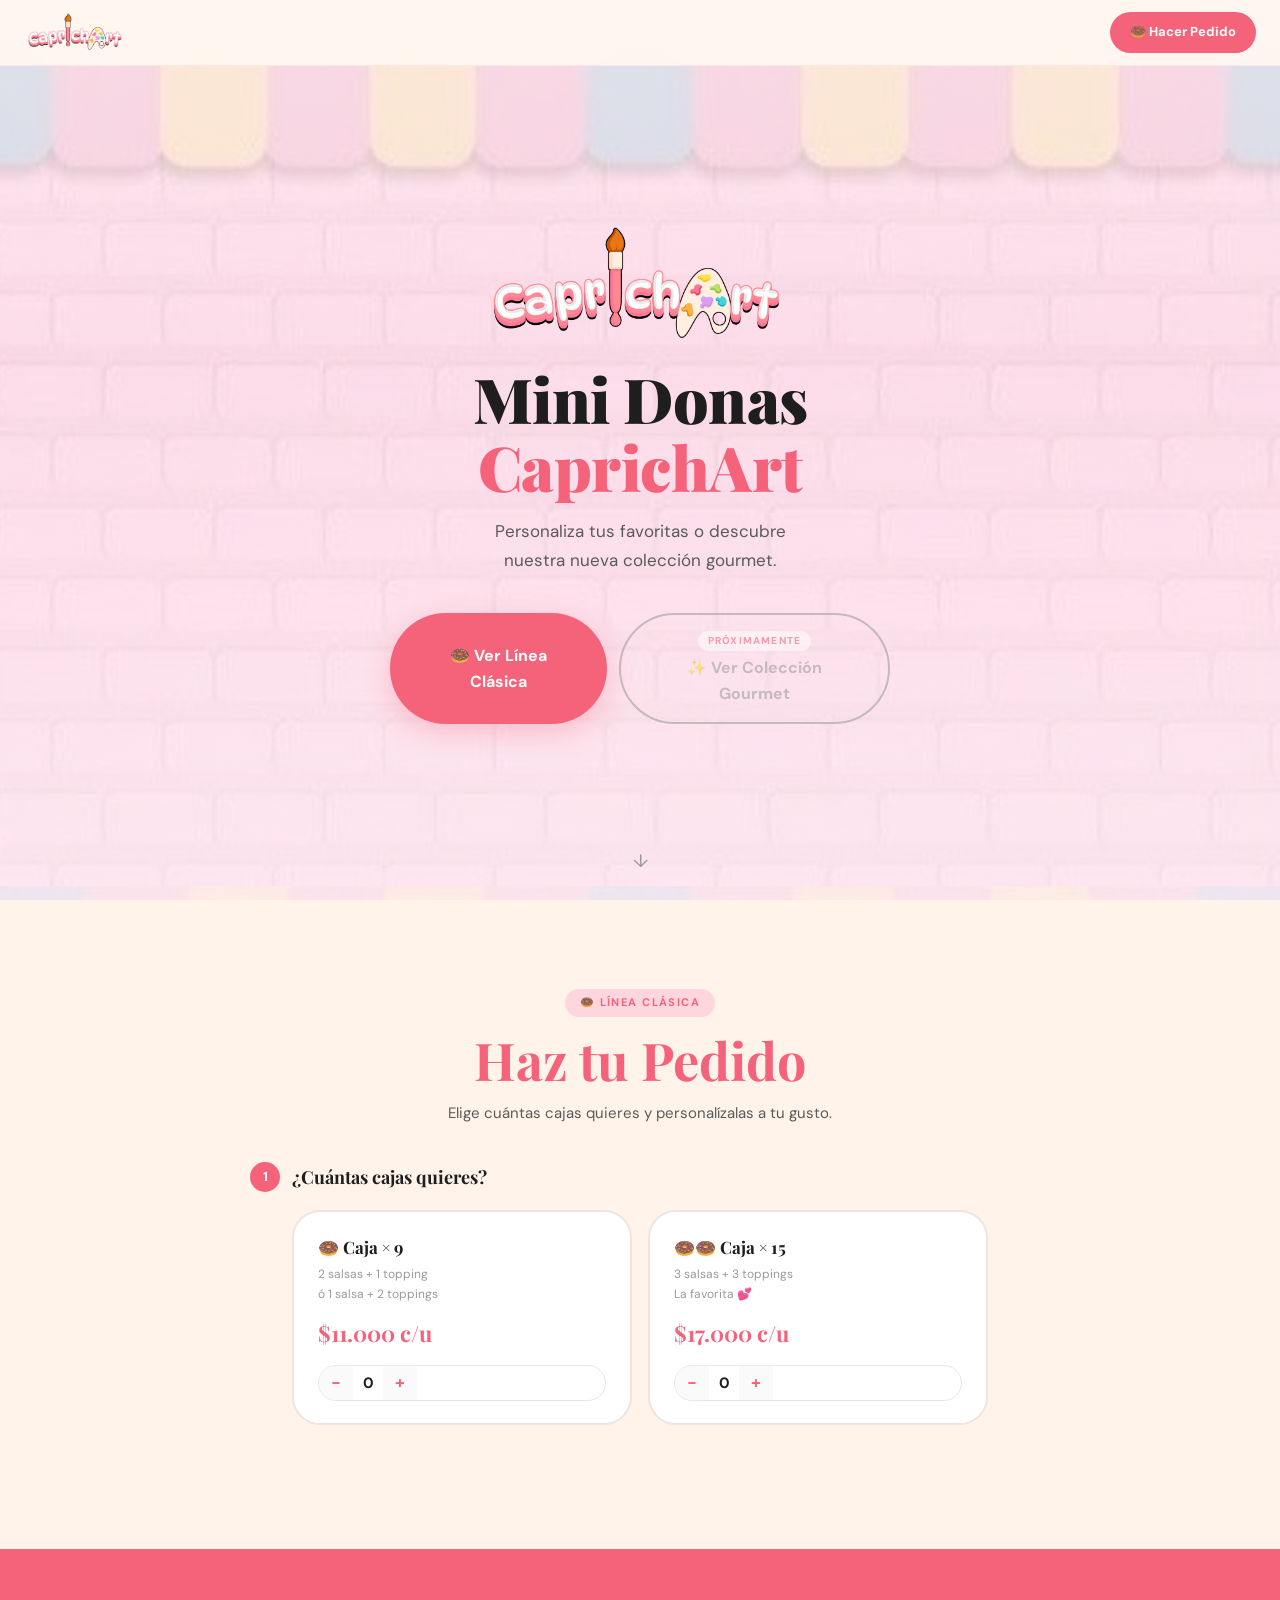
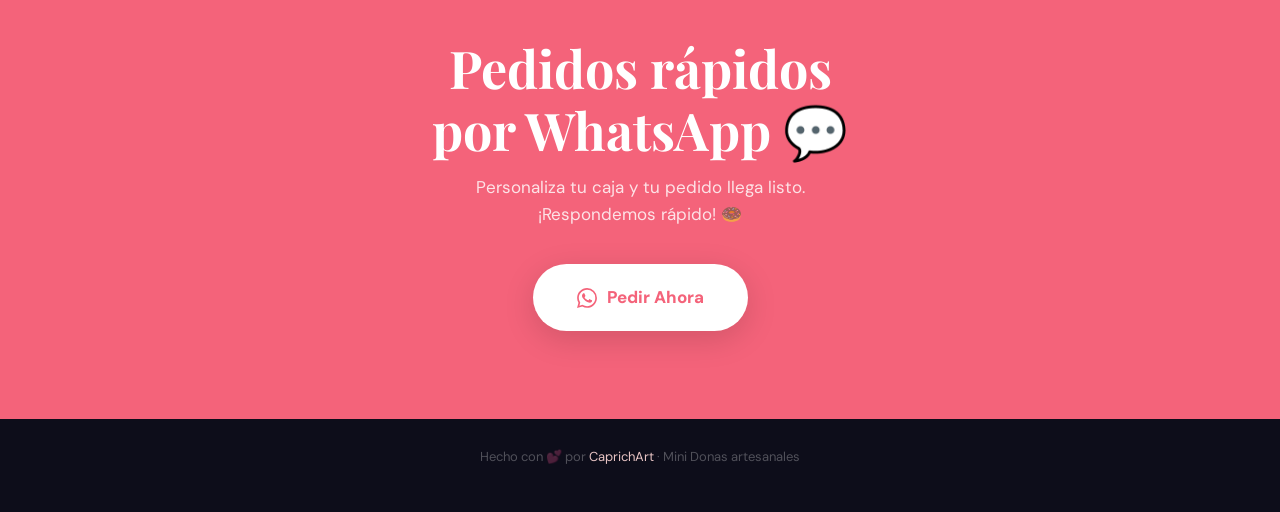
<file: index.html>
<!DOCTYPE html>
<html lang="es">
<head>
  <meta charset="UTF-8"/>
  <meta name="viewport" content="width=device-width, initial-scale=1.0"/>
  <meta name="description" content="Mini Donas artesanales personalizables. Línea Clásica y Colección Gourmet. Pedidos por WhatsApp."/>
  <title>CaprichArt – Mini Donas</title>
  <link rel="stylesheet" href="https://cdn.jsdelivr.net/npm/bootstrap@5.3.3/dist/css/bootstrap.min.css"/>
  <!-- CSS -->
  <link rel="stylesheet" href="css/tokens.css"/>
  <link rel="stylesheet" href="css/global.css"/>
  <link rel="stylesheet" href="css/components.css"/>
</head>
<body>

  <!-- ══════════════════════════════════════
       NAV
  ══════════════════════════════════════ -->
  <nav class="nav" id="nav">
    <img src="logo.png" alt="CaprichArt" class="nav__logo"/>
    <button class="nav__cta" onclick="document.getElementById('clasica').scrollIntoView({behavior:'smooth'})">🍩 Hacer Pedido</button>
  </nav>


  <!-- ══════════════════════════════════════
       HERO
  ══════════════════════════════════════ -->
  <section class="hero">
    <div class="hero__bg" aria-hidden="true">
      <img src="assets/hero-bg.jpeg" alt=""/>
      <img src="assets/hero-bg.jpeg" alt=""/>
    </div>

    <div class="hero__content">
      <img src="logo.png" alt="CaprichArt" class="hero__logo fade-up"/>

      <h1 class="hero__title fade-up">
        Mini Donas<br/><span>CaprichArt</span>
      </h1>

      <p class="hero__sub fade-up">
        Personaliza tus favoritas o descubre<br/>nuestra nueva colección gourmet.
      </p>

      <div class="hero__btns fade-up">
        <button class="btn-hero-clasica" onclick="document.getElementById('clasica').scrollIntoView({behavior:'smooth'})">🍩 Ver Línea Clásica</button>
        <button class="btn-hero-gourmet" disabled>
          <span class="btn-pronto">Próximamente</span>
          ✨ Ver Colección Gourmet
        </button>
      </div>
    </div>

    <span class="hero__scroll" aria-hidden="true">↓</span>
  </section>


  <!-- ══════════════════════════════════════
       LÍNEA CLÁSICA — NUEVO FLUJO
  ══════════════════════════════════════ -->
  <section class="section-clasica" id="clasica">
    <span class="section-eyebrow fade-up">🍩 Línea Clásica</span>
    <h2 class="section-title fade-up">Haz tu Pedido</h2>
    <p class="section-desc fade-up">Elige cuántas cajas quieres y personalízalas a tu gusto.</p>

    <!-- PASO 1: Cantidad -->
    <div class="paso-wrap fade-up" id="paso1-wrap">
      <div class="paso-header">
        <span class="paso-numero">1</span>
        <span class="paso-titulo">¿Cuántas cajas quieres?</span>
      </div>
      <div class="cajas-selector">
        <div class="caja-card">
          <div class="caja-card__nombre">🍩 Caja × 9</div>
          <div class="caja-card__detalle">2 salsas + 1 topping<br/>ó 1 salsa + 2 toppings</div>
          <div class="caja-card__precio">$11.000 c/u</div>
          <div class="counter">
            <button class="counter__btn" onclick="cambiarCajas('c9',-1)">−</button>
            <span class="counter__val" id="qty-c9">0</span>
            <button class="counter__btn" onclick="cambiarCajas('c9',1)">+</button>
          </div>
        </div>
        <div class="caja-card">
          <div class="caja-card__nombre">🍩🍩 Caja × 15</div>
          <div class="caja-card__detalle">3 salsas + 3 toppings<br/>La favorita 💕</div>
          <div class="caja-card__precio">$17.000 c/u</div>
          <div class="counter">
            <button class="counter__btn" onclick="cambiarCajas('c15',-1)">−</button>
            <span class="counter__val" id="qty-c15">0</span>
            <button class="counter__btn" onclick="cambiarCajas('c15',1)">+</button>
          </div>
        </div>
      </div>
      <div class="resumen-cantidad" id="resumen-cantidad"></div>
    </div>

    <!-- PASO 2: Modo -->
    <div class="paso-wrap fade-up" id="paso2-wrap" style="display:none">
      <div class="paso-header">
        <span class="paso-numero">2</span>
        <span class="paso-titulo">¿Cómo quieres configurar tus cajas?</span>
      </div>
      <div class="modo-chips" style="justify-content:center">
        <div style="display:flex;flex-direction:column;align-items:center;gap:4px">
          <button class="modo-chip" id="modo-iguales" onclick="elegirModoGlobal('iguales')">🔁 Todas iguales</button>
          <span id="modo-iguales-nota" style="display:none;font-size:11px;color:#e53935;text-align:center">⚠️ No disponible al mezclar tipos de caja</span>
        </div>
        <button class="modo-chip" id="modo-personalizado" onclick="elegirModoGlobal('personalizado')">🎨 Personalizar cada caja</button>
      </div>
    </div>

    <!-- PASO 3: Configuradores -->
    <div class="paso-wrap fade-up" id="paso3-wrap" style="display:none">
      <div class="paso-header">
        <span class="paso-numero">3</span>
        <span class="paso-titulo">Personaliza tus donas</span>
      </div>
      <div id="configuradores-wrap"></div>
      <button class="btn-confirmar" onclick="confirmarConfigs()">✅ Confirmar configuración</button>
    </div>

    <!-- PASO 4: Pago -->
    <div class="paso-wrap fade-up" id="paso4-wrap" style="display:none">
      <div class="paso-header">
        <span class="paso-numero">4</span>
        <span class="paso-titulo">¿Cómo vas a pagar?</span>
      </div>
      <div class="pago-chips">
        <button class="pago-chip" onclick="elegirPago('Efectivo',this)">💵 Efectivo</button>
        <button class="pago-chip" onclick="elegirPago('Transferencia',this)">📲 Transferencia</button>
      </div>
    </div>

    <!-- PASO 5: Entrega -->
    <div class="paso-wrap fade-up" id="paso5-wrap" style="display:none">
      <div class="paso-header">
        <span class="paso-numero">5</span>
        <span class="paso-titulo">¿Cómo quieres recibirlas?</span>
      </div>
      <div class="entrega-chips">
        <button class="entrega-chip" onclick="elegirEntrega('domicilio',this)">
          <span class="entrega-chip__icon">🛵</span>Domicilio
        </button>
        <button class="entrega-chip" onclick="elegirEntrega('recoge',this)">
          <span class="entrega-chip__icon">📍</span>Recojo en punto
        </button>
      </div>
    </div>

    <!-- PASO 6: Datos domicilio -->
    <div class="paso-wrap fade-up" id="paso6-wrap" style="display:none">
      <div class="paso-header">
        <span class="paso-numero">6</span>
        <span class="paso-titulo">Datos de entrega</span>
      </div>
      <div class="domicilio-form">
        <input class="input-field" id="input-direccion" type="text" placeholder="📌 Dirección (ej: Calle 5 #10-20)"/>
        <input class="input-field" id="input-barrio"    type="text" placeholder="🏘️ Barrio"/>
        <input class="input-field" id="input-nombre"    type="text" placeholder="👤 Nombre de quien recibe"/>
        <div class="error-msg" id="paso6-err"></div>
        <button class="btn-confirmar" onclick="confirmarDomicilio()">✅ Confirmar datos</button>
      </div>
    </div>

    <!-- RESUMEN FINAL -->
    <div class="paso-wrap" id="resumen-final-wrap" style="display:none"></div>

  </section>


  <!-- ══════════════════════════════════════
       DIVISOR GOURMET
  ══════════════════════════════════════ -->
  <div class="divider" id="divider-gourmet">
    <img class="divider__bg" src="assets/clasica1.jpeg" alt="Colección Gourmet"/>
    <div class="divider__content fade-up">
      <div class="divider__eyebrow">✦ Nuevo Lanzamiento</div>
      <h2 class="divider__title">Colección<br/><span>Gourmet</span></h2>
      <p class="divider__desc">Sabores exclusivos, glaseados premium y decoración artesanal.</p>
    </div>
  </div>


  <!-- ══════════════════════════════════════
       COLECCIÓN GOURMET
  ══════════════════════════════════════ -->
  <section class="section-gourmet" id="gourmet">
    <span class="section-eyebrow fade-up">✨ Edición Especial</span>
    <h2 class="section-title fade-up">Sabores Exclusivos</h2>
    <p class="section-desc fade-up">Arma tu caja a medida. Elige cuántos sabores y cuántas donas de cada uno.</p>

    <!-- Preview decorativa -->
    <div class="sabores-preview fade-up">
      <div class="sabor-preview-card"><span class="sabor-preview-card__icon">🍪</span><span class="sabor-preview-card__name">Oreo Supreme</span><span class="sabor-preview-card__tag">Próximamente</span></div>
      <div class="sabor-preview-card"><span class="sabor-preview-card__icon">🍫</span><span class="sabor-preview-card__name">Chocolate Intenso</span><span class="sabor-preview-card__tag">Próximamente</span></div>
      <div class="sabor-preview-card"><span class="sabor-preview-card__icon">☕</span><span class="sabor-preview-card__name">Café Latte</span><span class="sabor-preview-card__tag">Próximamente</span></div>
      <div class="sabor-preview-card"><span class="sabor-preview-card__icon">🍓</span><span class="sabor-preview-card__name">Fresa Cream</span><span class="sabor-preview-card__tag">Próximamente</span></div>
      <div class="sabor-preview-card"><span class="sabor-preview-card__icon">🍋</span><span class="sabor-preview-card__name">Lemon Velvet</span><span class="sabor-preview-card__tag">Próximamente</span></div>
      <div class="sabor-preview-card"><span class="sabor-preview-card__icon">🍊</span><span class="sabor-preview-card__name">Orange Delight</span><span class="sabor-preview-card__tag">Próximamente</span></div>
      <div class="sabor-preview-card"><span class="sabor-preview-card__icon">🌿</span><span class="sabor-preview-card__name">Vanilla Signature</span><span class="sabor-preview-card__tag">Próximamente</span></div>
    </div>

    <!-- Configurador Gourmet -->
    <div class="caja-gourmet-wrap fade-up">
      <div class="caja-gourmet">
        <img class="caja-gourmet__img" src="assets/clasica1.jpeg" alt="Caja Gourmet"/>
        <div class="caja-gourmet__body">
          <span class="caja-gourmet__eyebrow">✦ Edición Limitada</span>
          <h3 class="caja-gourmet__title">Caja Gourmet × 9</h3>
          <p class="caja-gourmet__desc">$15.000 · Elige hasta 3 sabores y reparte tus 9 donas como quieras.</p>

          <!-- Paso 1: Número de sabores -->
          <div class="num-sabores-group">
            <span class="num-sabores-label">Paso 1 — ¿Cuántos sabores en tu caja?</span>
            <div class="num-sabores-chips">
              <button class="num-chip" id="g-num-1" onclick="elegirNumSabores(1)">1 sabor</button>
              <button class="num-chip" id="g-num-2" onclick="elegirNumSabores(2)">2 sabores</button>
              <button class="num-chip" id="g-num-3" onclick="elegirNumSabores(3)">3 sabores</button>
            </div>
          </div>

          <!-- Paso 2: Elegir sabores -->
          <div class="config-group">
            <span class="config-label config-label--gourmet" id="g-instruccion-sabores">Paso 2 — Elige el/los sabores</span>
            <div class="chips-gourmet" id="g-chips-sabores">
              <!-- Renderizado por gourmet.js -->
            </div>
            <div class="error-msg error-msg--gourmet" id="g-global-err"></div>
          </div>

          <!-- Paso 3: Contadores (oculto hasta completar sabores) -->
          <div id="g-contadores-wrap" style="display:none">
            <span class="config-label config-label--gourmet">Paso 3 — ¿Cuántas de cada sabor?</span>
            <div id="g-contadores-inner"></div>
          </div>

          <!-- Resumen precio (oculto hasta tener cantidades) -->
          <div id="g-resumen-wrap" style="display:none">
            <div class="gourmet-total" id="g-total-display">0 donas</div>
            <div class="gourmet-precio" id="g-precio-display">Agrega donas para ver el precio</div>
          </div>

          <!-- Pago -->
          <div class="config-group" style="margin-top:18px">
            <span class="config-label config-label--gourmet">💳 Forma de pago</span>
            <div class="pago-chips">
              <button class="pago-chip pago-chip--gourmet" onclick="elegirPagoG('Efectivo',this)">💵 Efectivo</button>
              <button class="pago-chip pago-chip--gourmet" onclick="elegirPagoG('Transferencia',this)">📲 Transferencia</button>
            </div>
          </div>

          <button class="btn-enviar btn-enviar--gourmet" onclick="enviarGourmet()">
            <svg width="17" height="17" viewBox="0 0 24 24" fill="currentColor" aria-hidden="true"><path d="M17.472 14.382c-.297-.149-1.758-.867-2.03-.967-.273-.099-.471-.148-.67.15-.197.297-.767.966-.94 1.164-.173.199-.347.223-.644.075-.297-.15-1.255-.463-2.39-1.475-.883-.788-1.48-1.761-1.653-2.059-.173-.297-.018-.458.13-.606.134-.133.298-.347.446-.52.149-.174.198-.298.298-.497.099-.198.05-.371-.025-.52-.075-.149-.669-1.612-.916-2.207-.242-.579-.487-.5-.669-.51-.173-.008-.371-.01-.57-.01-.198 0-.52.074-.792.372-.272.297-1.04 1.016-1.04 2.479 0 1.462 1.065 2.875 1.213 3.074.149.198 2.096 3.2 5.077 4.487.709.306 1.262.489 1.694.625.712.227 1.36.195 1.871.118.571-.085 1.758-.719 2.006-1.413.248-.694.248-1.289.173-1.413-.074-.124-.272-.198-.57-.347m-5.421 7.403h-.004a9.87 9.87 0 01-5.031-1.378l-.361-.214-3.741.982.998-3.648-.235-.374a9.86 9.86 0 01-1.51-5.26c.001-5.45 4.436-9.884 9.888-9.884 2.64 0 5.122 1.03 6.988 2.898a9.825 9.825 0 012.893 6.994c-.003 5.45-4.437 9.884-9.885 9.884m8.413-18.297A11.815 11.815 0 0012.05 0C5.495 0 .16 5.335.157 11.892c0 2.096.547 4.142 1.588 5.945L.057 24l6.305-1.654a11.882 11.882 0 005.683 1.448h.005c6.554 0 11.89-5.335 11.893-11.893a11.821 11.821 0 00-3.48-8.413z"/></svg>
            ✨ Quiero ser de los primeros
          </button>
        </div>
      </div>
    </div>
  </section>


  <!-- ══════════════════════════════════════
       FINAL CTA
  ══════════════════════════════════════ -->
  <section class="final-cta">
    <h2 class="final-cta__title fade-up">Pedidos rápidos<br/>por WhatsApp 💬</h2>
    <p class="final-cta__sub fade-up">Personaliza tu caja y tu pedido llega listo.<br/>¡Respondemos rápido! 🍩</p>
    <a href="https://wa.me/573168831640" class="btn-final fade-up" target="_blank" rel="noopener noreferrer">
      <svg width="20" height="20" viewBox="0 0 24 24" fill="currentColor" aria-hidden="true"><path d="M17.472 14.382c-.297-.149-1.758-.867-2.03-.967-.273-.099-.471-.148-.67.15-.197.297-.767.966-.94 1.164-.173.199-.347.223-.644.075-.297-.15-1.255-.463-2.39-1.475-.883-.788-1.48-1.761-1.653-2.059-.173-.297-.018-.458.13-.606.134-.133.298-.347.446-.52.149-.174.198-.298.298-.497.099-.198.05-.371-.025-.52-.075-.149-.669-1.612-.916-2.207-.242-.579-.487-.5-.669-.51-.173-.008-.371-.01-.57-.01-.198 0-.52.074-.792.372-.272.297-1.04 1.016-1.04 2.479 0 1.462 1.065 2.875 1.213 3.074.149.198 2.096 3.2 5.077 4.487.709.306 1.262.489 1.694.625.712.227 1.36.195 1.871.118.571-.085 1.758-.719 2.006-1.413.248-.694.248-1.289.173-1.413-.074-.124-.272-.198-.57-.347m-5.421 7.403h-.004a9.87 9.87 0 01-5.031-1.378l-.361-.214-3.741.982.998-3.648-.235-.374a9.86 9.86 0 01-1.51-5.26c.001-5.45 4.436-9.884 9.888-9.884 2.64 0 5.122 1.03 6.988 2.898a9.825 9.825 0 012.893 6.994c-.003 5.45-4.437 9.884-9.885 9.884m8.413-18.297A11.815 11.815 0 0012.05 0C5.495 0 .16 5.335.157 11.892c0 2.096.547 4.142 1.588 5.945L.057 24l6.305-1.654a11.882 11.882 0 005.683 1.448h.005c6.554 0 11.89-5.335 11.893-11.893a11.821 11.821 0 00-3.48-8.413z"/></svg>
      Pedir Ahora
    </a>
  </section>


  <!-- ══════════════════════════════════════
       FOOTER
  ══════════════════════════════════════ -->
  <footer class="footer">
    <p>Hecho con 💕 por <span>CaprichArt</span> · Mini Donas artesanales</p>
  </footer>


  <!-- ══════════════════════════════════════
       SCRIPTS (orden importante)
  ══════════════════════════════════════ -->
  <script src="js/config.js"></script>
  <script src="js/whatsapp.js"></script>
  <script src="js/clasica.js"></script>
  <script src="js/gourmet.js"></script>
  <script>
    // ── Scroll reveal ──
    const revealObserver = new IntersectionObserver(entries => {
      entries.forEach(e => { if (e.isIntersecting) e.target.classList.add('visible'); });
    }, { threshold: 0.08, rootMargin: '0px 0px -30px 0px' });
    document.querySelectorAll('.fade-up').forEach(el => revealObserver.observe(el));

    // ── Nav shadow on scroll ──
    window.addEventListener('scroll', () => {
      document.getElementById('nav').classList.toggle('scrolled', window.scrollY > 20);
    }, { passive: true });

    // ── Smooth anchor scroll ──
    document.querySelectorAll('a[href^="#"]').forEach(a => {
      a.addEventListener('click', e => {
        e.preventDefault();
        const target = document.querySelector(a.getAttribute('href'));
        if (target) target.scrollIntoView({ behavior: 'smooth', block: 'start' });
      });
    });
  </script>

</body>
</html>
</file>
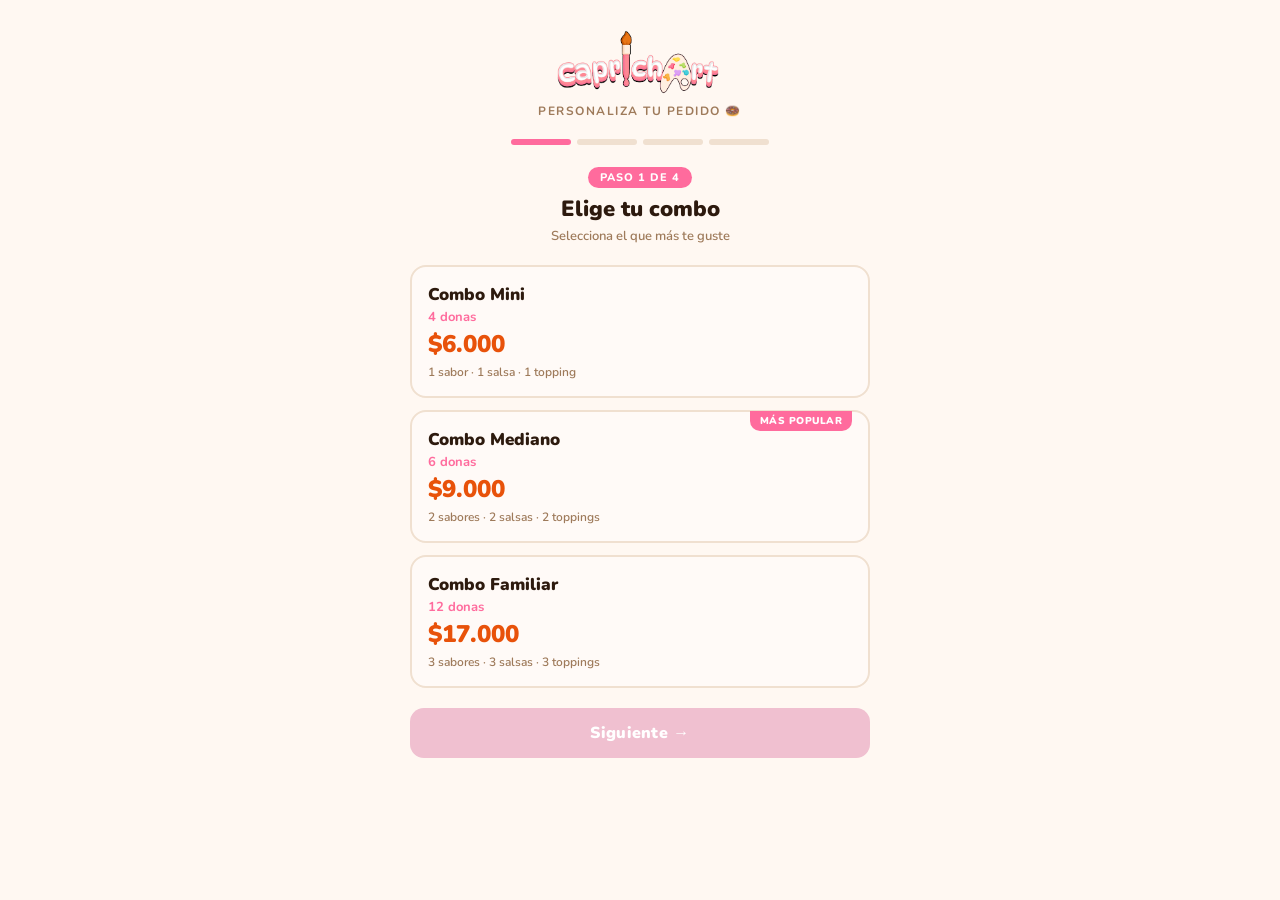
<file: pedido-donas.html>
<!DOCTYPE html>
<html lang="es">
<head>
<meta charset="UTF-8">
<meta name="viewport" content="width=device-width, initial-scale=1.0">
<title>Caprichart — Pide tus Donas</title>
<link href="https://fonts.googleapis.com/css2?family=Nunito:wght@400;600;700;800;900&display=swap" rel="stylesheet">
<style>
  :root {
    --pink: #FF6B9D;
    --pink-dark: #e8528a;
    --orange: #e8520a;
    --brown: #2d1a0e;
    --brown-light: #9e7a5a;
    --cream: #fffaf7;
    --cream-border: #f0e0d0;
    --cream-hover: #fff5f9;
  }
  * { box-sizing: border-box; margin: 0; padding: 0; }
  body {
    font-family: 'Nunito', sans-serif;
    background: #fff8f2;
    min-height: 100vh;
    display: flex;
    align-items: flex-start;
    justify-content: center;
    padding: 20px 12px 40px;
  }
  .app { width: 100%; max-width: 460px; }

  .logo-area {
    text-align: center;
    margin-bottom: 20px;
    padding-top: 8px;
  }
  .logo-area img {
    width: 180px;
    max-width: 60%;
    height: auto;
    display: block;
    margin: 0 auto 6px;
  }
  .logo-tagline {
    font-size: 12px;
    color: var(--brown-light);
    font-weight: 700;
    letter-spacing: 1.5px;
    text-transform: uppercase;
  }

  .progress { display: flex; gap: 6px; justify-content: center; margin-bottom: 20px; }
  .prog-dot { height: 6px; border-radius: 3px; background: var(--cream-border); transition: all 0.3s; flex: 1; max-width: 60px; }
  .prog-dot.done { background: var(--pink); }

  .step { display: none; animation: fadeIn 0.3s ease; }
  .step.active { display: block; }
  @keyframes fadeIn { from { opacity: 0; transform: translateY(8px); } to { opacity: 1; transform: translateY(0); } }

  .step-header { text-align: center; margin-bottom: 20px; }
  .step-badge {
    display: inline-block; background: var(--pink); color: #fff;
    font-size: 11px; font-weight: 800; padding: 3px 12px;
    border-radius: 20px; letter-spacing: 1px; margin-bottom: 8px; text-transform: uppercase;
  }
  .step-title { font-size: 22px; font-weight: 900; color: var(--brown); line-height: 1.2; }
  .step-sub { font-size: 13px; color: var(--brown-light); margin-top: 4px; font-weight: 600; }

  .combo-grid { display: grid; grid-template-columns: 1fr; gap: 12px; margin-bottom: 20px; }
  .combo-card {
    border: 2px solid var(--cream-border); border-radius: 16px; padding: 16px;
    cursor: pointer; background: var(--cream); transition: border-color 0.2s, background 0.2s; position: relative;
  }
  .combo-card:hover { border-color: var(--pink); background: var(--cream-hover); }
  .combo-card.selected { border-color: var(--pink); background: #fff0f6; }
  .combo-card.selected::after {
    content: '✓'; position: absolute; top: 12px; right: 14px;
    background: var(--pink); color: #fff; width: 26px; height: 26px;
    border-radius: 50%; font-size: 14px; font-weight: 900;
    display: flex; align-items: center; justify-content: center;
    line-height: 26px; text-align: center;
  }
  .popular-badge {
    position: absolute; top: -1px; right: 16px; background: var(--pink); color: #fff;
    font-size: 10px; font-weight: 900; padding: 3px 10px;
    border-radius: 0 0 10px 10px; letter-spacing: 0.5px;
  }
  .combo-name { font-size: 17px; font-weight: 900; color: var(--brown); }
  .combo-donas { font-size: 13px; color: var(--pink); font-weight: 700; margin: 2px 0; }
  .combo-price { font-size: 24px; font-weight: 900; color: var(--orange); }
  .combo-includes { font-size: 12px; color: var(--brown-light); margin-top: 4px; font-weight: 600; }

  .section-label {
    font-size: 12px; font-weight: 800; color: var(--brown-light);
    text-transform: uppercase; letter-spacing: 1px; margin: 16px 0 8px;
  }
  .selection-info {
    background: #fff8f0; border: 1px solid var(--cream-border);
    border-radius: 10px; padding: 8px 12px; margin-bottom: 10px;
    font-size: 13px; color: var(--brown-light); font-weight: 600;
  }
  .selection-info b { color: var(--orange); }

  .chips-grid { display: flex; flex-wrap: wrap; gap: 8px; margin-bottom: 8px; }
  .chip {
    border: 1.5px solid var(--cream-border); border-radius: 20px; padding: 7px 14px;
    font-size: 13px; font-weight: 700; color: #5a3a1a; cursor: pointer;
    background: var(--cream); transition: all 0.15s; font-family: 'Nunito', sans-serif;
  }
  .chip:hover { border-color: var(--pink); background: var(--cream-hover); color: #72243E; }
  .chip.selected { background: var(--pink); border-color: var(--pink); color: #fff; }

  .form-group { margin-bottom: 14px; }
  .form-label {
    font-size: 12px; font-weight: 800; color: var(--brown-light);
    text-transform: uppercase; letter-spacing: 1px; margin-bottom: 6px; display: block;
  }
  .form-input {
    width: 100%; padding: 12px 14px; border: 1.5px solid var(--cream-border);
    border-radius: 12px; font-size: 15px; font-family: 'Nunito', sans-serif;
    color: var(--brown); background: var(--cream); outline: none;
    font-weight: 600; transition: border-color 0.2s;
  }
  .form-input:focus { border-color: var(--pink); background: #fff; }

  .pay-grid { display: grid; grid-template-columns: 1fr 1fr; gap: 8px; margin-bottom: 4px; }
  .pay-opt {
    border: 1.5px solid var(--cream-border); border-radius: 12px; padding: 11px;
    cursor: pointer; text-align: center; background: var(--cream);
    font-size: 13px; font-weight: 700; color: #5a3a1a;
    transition: all 0.15s; font-family: 'Nunito', sans-serif;
  }
  .pay-opt:hover { border-color: var(--pink); background: var(--cream-hover); }
  .pay-opt.selected { background: var(--pink); border-color: var(--pink); color: #fff; }

  .summary-card {
    background: var(--cream); border: 1.5px solid var(--cream-border);
    border-radius: 16px; padding: 16px; margin-bottom: 16px;
  }
  .summary-row {
    display: flex; justify-content: space-between; align-items: flex-start;
    padding: 7px 0; border-bottom: 1px solid #f5ede5; font-size: 13px; gap: 12px;
  }
  .summary-row:last-child { border-bottom: none; }
  .summary-key { color: var(--brown-light); font-weight: 700; flex-shrink: 0; }
  .summary-val { color: var(--brown); font-weight: 800; text-align: right; }
  .summary-total { font-size: 20px; font-weight: 900; color: var(--orange); }

  .btn-next {
    width: 100%; padding: 14px; background: var(--pink); color: #fff; border: none;
    border-radius: 14px; font-size: 16px; font-weight: 900; cursor: pointer;
    font-family: 'Nunito', sans-serif; letter-spacing: 0.3px; transition: background 0.2s, transform 0.1s;
  }
  .btn-next:hover { background: var(--pink-dark); }
  .btn-next:active { transform: scale(0.98); }
  .btn-next:disabled { background: #f0c0d0; cursor: not-allowed; }

  .btn-back {
    background: none; border: none; color: var(--brown-light);
    font-size: 13px; font-weight: 700; cursor: pointer;
    padding: 10px 0; display: block; margin: 0 auto 12px; font-family: 'Nunito', sans-serif;
  }

  .success-box { text-align: center; padding: 32px 16px; }
  .success-icon { font-size: 64px; margin-bottom: 12px; display: block; }
  .success-title { font-size: 24px; font-weight: 900; color: var(--brown); margin-bottom: 8px; }
  .success-sub { font-size: 14px; color: var(--brown-light); font-weight: 600; line-height: 1.7; }
  .btn-nuevo {
    display: block; width: 100%; padding: 12px; background: #fff;
    color: var(--pink); border: 2px solid var(--pink); border-radius: 14px;
    font-size: 15px; font-weight: 900; cursor: pointer;
    font-family: 'Nunito', sans-serif; margin-top: 16px; text-align: center;
  }
  .btn-nuevo:hover { background: #fff0f6; }
  .divider { height: 1px; background: var(--cream-border); margin: 16px 0; }
</style>
</head>
<body>
<div class="app">

  <div class="logo-area">
    <img src="logo.png" alt="Caprichart">
    <div class="logo-tagline">Personaliza tu pedido 🍩</div>
  </div>

  <div class="progress">
    <div class="prog-dot done" id="pd1"></div>
    <div class="prog-dot" id="pd2"></div>
    <div class="prog-dot" id="pd3"></div>
    <div class="prog-dot" id="pd4"></div>
  </div>

  <!-- PASO 1 -->
  <div class="step active" id="step1">
    <div class="step-header">
      <div class="step-badge">Paso 1 de 4</div>
      <div class="step-title">Elige tu combo</div>
      <div class="step-sub">Selecciona el que más te guste</div>
    </div>
    <div class="combo-grid">
      <div class="combo-card" onclick="selectCombo(1)" id="combo1">
        <div class="combo-name">Combo Mini</div>
        <div class="combo-donas">4 donas</div>
        <div class="combo-price">$6.000</div>
        <div class="combo-includes">1 sabor · 1 salsa · 1 topping</div>
      </div>
      <div class="combo-card" onclick="selectCombo(2)" id="combo2">
        <div class="popular-badge">MÁS POPULAR</div>
        <div class="combo-name">Combo Mediano</div>
        <div class="combo-donas">6 donas</div>
        <div class="combo-price">$9.000</div>
        <div class="combo-includes">2 sabores · 2 salsas · 2 toppings</div>
      </div>
      <div class="combo-card" onclick="selectCombo(3)" id="combo3">
        <div class="combo-name">Combo Familiar</div>
        <div class="combo-donas">12 donas</div>
        <div class="combo-price">$17.000</div>
        <div class="combo-includes">3 sabores · 3 salsas · 3 toppings</div>
      </div>
    </div>
    <button class="btn-next" id="btn1" onclick="goStep(2)" disabled>Siguiente →</button>
  </div>

  <!-- PASO 2 -->
  <div class="step" id="step2">
    <div class="step-header">
      <div class="step-badge">Paso 2 de 4</div>
      <div class="step-title">Personaliza tus donas</div>
    </div>
    <div class="section-label">🍩 Sabores</div>
    <div class="selection-info" id="sabor-info"></div>
    <div class="chips-grid" id="sabores-chips"></div>
    <div class="divider"></div>
    <div class="section-label">🍯 Salsas</div>
    <div class="selection-info" id="salsa-info"></div>
    <div class="chips-grid" id="salsas-chips"></div>
    <div class="divider"></div>
    <div class="section-label">✨ Toppings</div>
    <div class="selection-info" id="topping-info"></div>
    <div class="chips-grid" id="toppings-chips"></div>
    <br>
    <button class="btn-back" onclick="goStep(1)">← Volver</button>
    <button class="btn-next" id="btn2" onclick="goStep(3)" disabled>Siguiente →</button>
  </div>

  <!-- PASO 3 -->
  <div class="step" id="step3">
    <div class="step-header">
      <div class="step-badge">Paso 3 de 4</div>
      <div class="step-title">Tus datos</div>
      <div class="step-sub">Para coordinar tu pedido</div>
    </div>
    <div class="form-group">
      <label class="form-label">Nombre completo</label>
      <input class="form-input" type="text" id="inp-nombre" placeholder="¿Cómo te llamamos?" oninput="checkForm()">
    </div>
    <div class="form-group">
      <label class="form-label">Teléfono / WhatsApp</label>
      <input class="form-input" type="tel" id="inp-tel" placeholder="Tu número de contacto" oninput="checkForm()">
    </div>
    <div class="form-group">
      <label class="form-label">Dirección de entrega</label>
      <input class="form-input" type="text" id="inp-dir" placeholder="Barrio y dirección" oninput="checkForm()">
    </div>
    <div class="form-group">
      <label class="form-label">Método de pago</label>
      <div class="pay-grid">
        <div class="pay-opt" onclick="selectPay('Efectivo')" id="pay-efectivo">💵 Efectivo</div>
        <div class="pay-opt" onclick="selectPay('Nequi')" id="pay-nequi">📱 Nequi</div>
        <div class="pay-opt" onclick="selectPay('Daviplata')" id="pay-daviplata">📲 Daviplata</div>
        <div class="pay-opt" onclick="selectPay('Transferencia')" id="pay-transfer">🏦 Transferencia</div>
      </div>
    </div>
    <button class="btn-back" onclick="goStep(2)">← Volver</button>
    <button class="btn-next" id="btn3" onclick="goStep(4)" disabled>Ver resumen →</button>
  </div>

  <!-- PASO 4 -->
  <div class="step" id="step4">
    <div class="step-header">
      <div class="step-badge">Paso 4 de 4</div>
      <div class="step-title">Resumen del pedido</div>
      <div class="step-sub">Confirma que todo esté bien</div>
    </div>
    <div class="summary-card" id="summary-content"></div>
    <button class="btn-back" onclick="goStep(3)">← Editar datos</button>
    <button class="btn-next" onclick="enviarPedido()">📲 Enviar pedido por WhatsApp</button>
  </div>

  <!-- ÉXITO -->
  <div class="step" id="step5">
    <div class="success-box">
      <span class="success-icon">🎉</span>
      <div class="success-title">¡Pedido enviado!</div>
      <div class="success-sub">
        Tu pedido fue enviado por WhatsApp.<br>
        Te confirmaremos en breve.<br><br>
        <strong>¡Gracias por tu compra! 🍩</strong>
      </div>
      <button class="btn-nuevo" onclick="resetApp()">Hacer otro pedido</button>
    </div>
  </div>

</div>
<script>
/* ══════════════════════════════════════════
   MENÚ — Edita aquí para agregar o quitar
   ══════════════════════════════════════════ */
const SABORES  = ['Vainilla','Chocolate','Fresa','Oreo','Naranja','Limón','Café'];
const SALSAS   = ['Arequipe','Leche Condensada','Chocolate'];
const TOPPINGS = ['Maní','Oreo','Fresas','Mini Chips'];
const COMBOS   = {
  1: { nombre:'Combo Mini',     donas:4,  precio:'$6.000',  max:1 },
  2: { nombre:'Combo Mediano',  donas:6,  precio:'$9.000',  max:2 },
  3: { nombre:'Combo Familiar', donas:12, precio:'$17.000', max:3 }
};
/* ══════════════════════════════════════════ */

const WA_NUMBER = '573168831640';
let state = { combo:null, sabores:[], salsas:[], toppings:[], nombre:'', tel:'', dir:'', pago:'' };

function selectCombo(n) {
  state.combo=n; state.sabores=[]; state.salsas=[]; state.toppings=[];
  [1,2,3].forEach(i=>document.getElementById('combo'+i).classList.remove('selected'));
  document.getElementById('combo'+n).classList.add('selected');
  document.getElementById('btn1').disabled=false;
}

function buildChips(containerId,items,stateKey,max) {
  const c=document.getElementById(containerId); c.innerHTML='';
  items.forEach(item=>{
    const d=document.createElement('div');
    d.className='chip'+(state[stateKey].includes(item)?' selected':'');
    d.textContent=item;
    d.onclick=()=>toggleChip(item,stateKey,max,containerId,items);
    c.appendChild(d);
  });
}

function toggleChip(item,key,max,containerId,items) {
  const arr=state[key];
  if(arr.includes(item)){arr.splice(arr.indexOf(item),1);}
  else if(arr.length<max){arr.push(item);}
  buildChips(containerId,items,key,max);
  updateInfoLabels(); checkStep2();
}

function updateInfoLabels() {
  if(!state.combo)return;
  const m=COMBOS[state.combo].max;
  document.getElementById('sabor-info').innerHTML='Elige hasta <b>'+m+'</b> sabor(es) — '+state.sabores.length+'/'+m+' seleccionado(s)';
  document.getElementById('salsa-info').innerHTML='Elige hasta <b>'+m+'</b> salsa(s) — '+state.salsas.length+'/'+m+' seleccionada(s)';
  document.getElementById('topping-info').innerHTML='Elige hasta <b>'+m+'</b> topping(s) — '+state.toppings.length+'/'+m+' seleccionado(s)';
}

function checkStep2() {
  document.getElementById('btn2').disabled=!(state.sabores.length>=1&&state.salsas.length>=1&&state.toppings.length>=1);
}

function selectPay(p) {
  state.pago=p;
  ['efectivo','nequi','daviplata','transfer'].forEach(id=>document.getElementById('pay-'+id).classList.remove('selected'));
  const map={Efectivo:'efectivo',Nequi:'nequi',Daviplata:'daviplata',Transferencia:'transfer'};
  document.getElementById('pay-'+map[p]).classList.add('selected');
  checkForm();
}

function checkForm() {
  state.nombre=document.getElementById('inp-nombre').value.trim();
  state.tel=document.getElementById('inp-tel').value.trim();
  state.dir=document.getElementById('inp-dir').value.trim();
  document.getElementById('btn3').disabled=!(state.nombre&&state.tel&&state.dir&&state.pago);
}

function buildSummary() {
  const c=COMBOS[state.combo];
  const rows=[
    ['Combo',c.nombre+' ('+c.donas+' donas)'],
    ['Precio',c.precio],
    ['Sabores',state.sabores.join(', ')],
    ['Salsas',state.salsas.join(', ')],
    ['Toppings',state.toppings.join(', ')],
    ['Nombre',state.nombre],['Teléfono',state.tel],
    ['Dirección',state.dir],['Pago',state.pago],
  ];
  let html='';
  rows.forEach(r=>{
    html+='<div class="summary-row"><span class="summary-key">'+r[0]+'</span><span class="summary-val'+(r[0]==='Precio'?' summary-total':'')+'">'+ r[1]+'</span></div>';
  });
  document.getElementById('summary-content').innerHTML=html;
}

function enviarPedido() {
  const c=COMBOS[state.combo];
  const msg=encodeURIComponent(
    '🍩 *NUEVO PEDIDO — Caprichart*\n\n'+
    '*Combo:* '+c.nombre+' ('+c.donas+' donas) — '+c.precio+'\n'+
    '*Sabores:* '+state.sabores.join(', ')+'\n'+
    '*Salsas:* '+state.salsas.join(', ')+'\n'+
    '*Toppings:* '+state.toppings.join(', ')+'\n\n'+
    '*Datos del cliente:*\n'+
    'Nombre: '+state.nombre+'\nTel: '+state.tel+'\nDirección: '+state.dir+'\nPago: '+state.pago
  );
  window.open('https://wa.me/'+WA_NUMBER+'?text='+msg,'_blank');
  goStep(5);
}

function goStep(n) {
  document.querySelectorAll('.step').forEach(s=>s.classList.remove('active'));
  document.getElementById('step'+n).classList.add('active');
  for(let i=1;i<=4;i++){const d=document.getElementById('pd'+i);if(d)d.className='prog-dot'+(i<=n?' done':'');}
  if(n===2){
    const m=COMBOS[state.combo].max;
    buildChips('sabores-chips',SABORES,'sabores',m);
    buildChips('salsas-chips',SALSAS,'salsas',m);
    buildChips('toppings-chips',TOPPINGS,'toppings',m);
    updateInfoLabels(); checkStep2();
  }
  if(n===4){buildSummary();}
  window.scrollTo(0,0);
}

function resetApp() {
  state={combo:null,sabores:[],salsas:[],toppings:[],nombre:'',tel:'',dir:'',pago:''};
  document.getElementById('inp-nombre').value='';
  document.getElementById('inp-tel').value='';
  document.getElementById('inp-dir').value='';
  document.getElementById('btn1').disabled=true;
  [1,2,3].forEach(i=>document.getElementById('combo'+i).classList.remove('selected'));
  goStep(1);
}
</script>
</body>
</html>
</file>
<file: css/tokens.css>
/* ============================================
   CAPRICHART — DESIGN TOKENS
   ============================================ */

@import url('https://fonts.googleapis.com/css2?family=Playfair+Display:wght@400;600;700;900&family=DM+Sans:wght@400;500;600;700;800&display=swap');

:root {
  /* ── BRAND COLORS ── */
  --pink:        #F4637A;
  --pink-light:  #FFD6DE;
  --pink-soft:   #FFF0F3;
  --cream:       #FFF8F0;
  --warm:        #FFF3EA;

  /* ── GOURMET PALETTE ── */
  --noir:        #0D0D1A;
  --noir-2:      #13131F;
  --noir-3:      #1C1C2E;
  --champagne:   #E8C4C4;
  --champagne-2: #F2DEDE;
  --champagne-dim: rgba(232,196,196,0.15);

  /* ── NEUTRALS ── */
  --text:        #1E1E1E;
  --text-soft:   #5A5A5A;
  --muted:       #9A9A9A;
  --border:      #EDE5DF;
  --white:       #FFFFFF;

  /* ── TYPOGRAPHY ── */
  --font-display: 'Playfair Display', Georgia, serif;
  --font-body:    'DM Sans', system-ui, sans-serif;

  /* ── TYPE SCALE ── */
  --text-xs:   11px;
  --text-sm:   13px;
  --text-base: 15px;
  --text-md:   17px;
  --text-lg:   20px;
  --text-xl:   clamp(24px, 5vw, 36px);
  --text-2xl:  clamp(30px, 7vw, 52px);
  --text-3xl:  clamp(38px, 9vw, 68px);

  /* ── SPACING ── */
  --space-xs:  8px;
  --space-sm:  12px;
  --space-md:  20px;
  --space-lg:  32px;
  --space-xl:  56px;
  --space-2xl: 88px;

  /* ── RADIUS ── */
  --r-sm:   8px;
  --r-md:   14px;
  --r-lg:   20px;
  --r-xl:   28px;
  --r-full: 999px;

  /* ── SHADOWS ── */
  --shadow-sm:   0 2px 8px rgba(0,0,0,.06);
  --shadow-md:   0 6px 24px rgba(0,0,0,.09);
  --shadow-pink: 0 8px 28px rgba(244,99,122,.30);
  --shadow-champ:0 8px 32px rgba(232,196,196,.20);

  /* ── TRANSITIONS ── */
  --ease: cubic-bezier(.25,.46,.45,.94);
  --transition: 200ms var(--ease);
}
</file>
<file: css/global.css>
/* ============================================
   CAPRICHART — GLOBAL STYLES
   ============================================ */

/* ── RESET ── */
*, *::before, *::after { box-sizing: border-box; margin: 0; padding: 0; }
html { scroll-behavior: smooth; -webkit-text-size-adjust: 100%; }
body {
  font-family: var(--font-body);
  background: var(--cream);
  color: var(--text);
  overflow-x: hidden;
  line-height: 1.6;
}
img { display: block; max-width: 100%; }
button { font-family: var(--font-body); cursor: pointer; }
a { text-decoration: none; }

/* ── SCROLL REVEAL ── */
.fade-up {
  opacity: 0;
  transform: translateY(28px);
  transition: opacity .6s var(--ease), transform .6s var(--ease);
}
.fade-up.visible { opacity: 1; transform: none; }

/* ── SECTION HELPERS ── */
.section-eyebrow {
  display: inline-block;
  font-family: var(--font-body);
  font-size: var(--text-xs);
  font-weight: 700;
  letter-spacing: .13em;
  text-transform: uppercase;
  color: var(--pink);
  background: var(--pink-light);
  border-radius: var(--r-full);
  padding: 5px 15px;
  margin-bottom: var(--space-sm);
}
.section-title {
  font-family: var(--font-display);
  font-size: var(--text-2xl);
  font-weight: 700;
  line-height: 1.18;
  margin-bottom: 10px;
  color: var(--text);
}
.section-desc {
  font-size: var(--text-base);
  color: var(--text-soft);
  max-width: 420px;
  margin: 0 auto;
  line-height: 1.75;
}

/* ── NAV ── */
.nav {
  position: fixed;
  top: 0; left: 0; right: 0;
  z-index: 300;
  display: flex;
  align-items: center;
  justify-content: space-between;
  padding: 12px 24px;
  background: rgba(255,248,240,.92);
  backdrop-filter: blur(16px);
  -webkit-backdrop-filter: blur(16px);
  border-bottom: 1px solid rgba(244,99,122,.10);
  transition: box-shadow var(--transition);
}
.nav.scrolled { box-shadow: 0 2px 20px rgba(0,0,0,.08); }
.nav__logo { height: 40px; object-fit: contain; }
.nav__cta {
  background: var(--pink);
  color: var(--white);
  border: none;
  border-radius: var(--r-full);
  padding: 10px 20px;
  font-weight: 700;
  font-size: 13px;
  transition: transform var(--transition), box-shadow var(--transition);
  white-space: nowrap;
  cursor: pointer;
}
.nav__cta:hover {
  transform: translateY(-2px);
  box-shadow: var(--shadow-pink);
}

/* ── HERO ── */
.hero {
  position: relative;
  min-height: 100svh;
  display: flex;
  flex-direction: column;
  align-items: center;
  justify-content: center;
  text-align: center;
  padding: 110px 24px 64px;
  overflow: hidden;
  background: var(--cream);
}
.hero__bg {
  position: absolute;
  inset: 0;
  pointer-events: none;
}
.hero__bg img {
  width: 100%;
  height: 100%;
  object-fit: cover;
  object-position: center 30%;
  opacity: 1;
  transform: scale(1.03);
}
.hero__bg::after {
  content: '';
  position: absolute; inset: 0;
  background: linear-gradient(
    180deg,
    rgba(255,235,242,.72) 0%,
    rgba(255,225,235,.65) 40%,
    rgba(255,235,242,.78) 100%
  );
}
.hero__content {
  position: relative;
  z-index: 2;
  max-width: 520px;
}
.hero__logo {
  width: min(320px, 85vw);
  margin: 0 auto var(--space-md);
}
.hero__title {
  font-family: var(--font-display);
  font-size: clamp(32px, 9vw, 62px);
  font-weight: 900;
  color: var(--text);
  line-height: 1.1;
  margin-bottom: 16px;
  letter-spacing: -.5px;
}
.hero__title span { color: var(--pink); }
.hero__sub {
  font-size: clamp(14px, 3.5vw, 17px);
  color: var(--text-soft);
  line-height: 1.7;
  margin-bottom: 38px;
}
.hero__btns {
  display: flex;
  flex-direction: column;
  gap: 12px;
  max-width: 340px;
  margin: 0 auto;
}
.btn-hero-clasica {
  display: flex;
  align-items: center;
  justify-content: center;
  gap: 8px;
  background: var(--pink);
  color: var(--white);
  border: none;
  border-radius: var(--r-full);
  padding: 18px 32px;
  font-weight: 700;
  font-size: 16px;
  box-shadow: var(--shadow-pink);
  transition: transform var(--transition), box-shadow var(--transition);
  cursor: pointer;
}
.btn-hero-clasica:hover {
  transform: translateY(-3px);
  box-shadow: 0 14px 36px rgba(244,99,122,.42);
}
.btn-hero-gourmet {
  display: flex;
  align-items: center;
  justify-content: center;
  flex-direction: column;
  gap: 4px;
  background: transparent;
  color: var(--text);
  border: 2px solid var(--champagne);
  border-radius: var(--r-full);
  padding: 16px 32px;
  font-weight: 700;
  font-size: 16px;
  transition: transform var(--transition), background var(--transition), color var(--transition);
  cursor: pointer;
}
.btn-hero-gourmet:hover {
  transform: translateY(-3px);
  background: var(--champagne);
  color: var(--noir);
}
.btn-hero-gourmet:disabled {
  opacity: 0.55;
  cursor: not-allowed;
  transform: none;
  border-color: var(--muted);
  color: var(--muted);
}
.btn-pronto {
  font-size: 10px;
  font-weight: 800;
  letter-spacing: .12em;
  text-transform: uppercase;
  color: var(--pink);
  background: var(--white);
  border-radius: var(--r-full);
  padding: 2px 10px;
  line-height: 1.6;
}

.hero__scroll {
  position: absolute;
  bottom: 24px; left: 50%;
  transform: translateX(-50%);
  font-size: 18px;
  animation: bounce 2s infinite;
  z-index: 2;
  color: var(--muted);
}
@keyframes bounce {
  0%,100% { transform: translateX(-50%) translateY(0); }
  50%      { transform: translateX(-50%) translateY(8px); }
}

/* ── DIVISOR GOURMET ── */
.divider {
  position: relative;
  overflow: hidden;
  height: clamp(300px, 50vw, 500px);
  display: flex;
  align-items: center;
  justify-content: center;
  text-align: center;
}
.divider__bg {
  position: absolute; inset: 0;
  width: 100%; height: 100%;
  object-fit: cover;
  filter: brightness(.22) saturate(.5);
}
.divider__content {
  position: relative;
  z-index: 2;
  padding: 24px;
}
.divider__eyebrow {
  display: inline-block;
  font-size: var(--text-xs);
  font-weight: 700;
  letter-spacing: .16em;
  text-transform: uppercase;
  color: var(--champagne);
  border: 1px solid rgba(232,196,196,.5);
  border-radius: var(--r-full);
  padding: 6px 18px;
  margin-bottom: 18px;
}
.divider__title {
  font-family: var(--font-display);
  font-size: clamp(34px, 9vw, 64px);
  font-weight: 900;
  color: #fff;
  line-height: 1.1;
  margin-bottom: 14px;
  letter-spacing: -.5px;
  text-shadow: 0 2px 24px rgba(0,0,0,.4);
}
.divider__title span { color: var(--champagne); }
.divider__desc {
  color: rgba(255,255,255,.65);
  font-size: var(--text-base);
  max-width: 360px;
  margin: 0 auto;
  line-height: 1.75;
}

/* ── FOOTER ── */
.footer {
  background: var(--noir);
  padding: 28px 24px;
  text-align: center;
  color: rgba(255,255,255,.28);
  font-size: var(--text-sm);
}
.footer span { color: var(--champagne); }

/* ── FINAL CTA ── */
.final-cta {
  background: var(--pink);
  padding: var(--space-2xl) 24px;
  text-align: center;
}
.final-cta__title {
  font-family: var(--font-display);
  font-size: var(--text-2xl);
  font-weight: 700;
  color: var(--white);
  margin-bottom: 12px;
  line-height: 1.2;
}
.final-cta__sub {
  color: rgba(255,255,255,.82);
  font-size: var(--text-md);
  margin-bottom: 36px;
}
.btn-final {
  display: inline-flex;
  align-items: center;
  gap: 10px;
  background: var(--white);
  color: var(--pink);
  border: none;
  border-radius: var(--r-full);
  padding: 20px 44px;
  font-weight: 800;
  font-size: var(--text-md);
  box-shadow: 0 8px 32px rgba(0,0,0,.14);
  transition: transform var(--transition), box-shadow var(--transition);
}
.btn-final:hover {
  transform: translateY(-3px);
  box-shadow: 0 14px 40px rgba(0,0,0,.22);
}

/* ── RESPONSIVE ── */
@media (min-width: 600px) {
  .hero__btns { flex-direction: row; max-width: 500px; }
}
</file>
<file: css/components.css>
/* ============================================
   CAPRICHART — COMPONENTS
   ============================================ */

/* ── SECCIÓN CLÁSICA ── */
.section-clasica {
  background: var(--warm);
  padding: var(--space-2xl) 24px;
  text-align: center;
}
.section-clasica .section-title { color: var(--pink); }

.cards-clasica {
  display: flex;
  flex-wrap: wrap;
  gap: 22px;
  justify-content: center;
  margin-top: var(--space-xl);
}

/* ── TARJETA CLÁSICA ── */
.card {
  background: var(--white);
  border-radius: var(--r-xl);
  box-shadow: var(--shadow-md);
  overflow: hidden;
  width: min(360px, 100%);
  flex: 0 0 min(360px, 100%);
  transition: transform var(--transition), box-shadow var(--transition);
  position: relative;
}
.card:hover {
  transform: translateY(-5px);
  box-shadow: 0 16px 48px rgba(244,99,122,.14);
}
.card__img {
  width: 100%;
  height: 200px;
  object-fit: cover;
}
.card__badge {
  position: absolute;
  top: 14px; right: 14px;
  background: var(--pink);
  color: var(--white);
  font-size: var(--text-xs);
  font-weight: 700;
  letter-spacing: .06em;
  text-transform: uppercase;
  border-radius: var(--r-full);
  padding: 5px 13px;
}
.card__body { padding: 22px 22px 26px; text-align: left; }
.card__name {
  font-family: var(--font-display);
  font-weight: 700;
  font-size: var(--text-lg);
  color: var(--text);
  margin-bottom: 4px;
}
.card__hint {
  font-size: var(--text-sm);
  color: var(--muted);
  margin-bottom: 14px;
  line-height: 1.6;
}
.card__price {
  font-family: var(--font-display);
  font-size: 30px;
  font-weight: 700;
  color: var(--pink);
  margin-bottom: 18px;
}

/* ── CONFIGURADOR PANEL ── */
.config-panel {
  border-top: 1px solid var(--border);
  padding-top: 18px;
}
.config-group { margin-bottom: 16px; }
.config-label {
  display: block;
  font-size: var(--text-xs);
  font-weight: 700;
  text-transform: uppercase;
  letter-spacing: .1em;
  color: var(--pink);
  margin-bottom: 9px;
}
.config-note {
  font-size: var(--text-xs);
  color: var(--muted);
  margin-bottom: 8px;
  font-style: italic;
}

/* ── COUNTER (sabores) ── */
.sabor-row {
  display: flex;
  align-items: center;
  justify-content: space-between;
  margin-bottom: 10px;
}
.sabor-row__name {
  font-size: var(--text-base);
  font-weight: 600;
  color: var(--text);
}
.counter {
  display: flex;
  align-items: center;
  border: 1.5px solid var(--border);
  border-radius: var(--r-full);
  overflow: hidden;
}
.counter__btn {
  background: #fafafa;
  border: none;
  width: 34px; height: 34px;
  font-size: 17px;
  font-weight: 700;
  color: var(--pink);
  transition: background var(--transition);
  line-height: 1;
}
.counter__btn:hover { background: var(--pink-light); }
.counter__val {
  min-width: 30px;
  text-align: center;
  font-weight: 700;
  font-size: var(--text-base);
  color: var(--text);
}
.counter-status {
  font-size: var(--text-xs);
  text-align: right;
  margin-top: 4px;
  color: var(--muted);
  min-height: 16px;
}
.counter-status--ok   { color: #4caf50; font-weight: 700; }
.counter-status--warn { color: #e53935; font-weight: 700; }

/* ── CHIPS ── */
.chips { display: flex; flex-wrap: wrap; gap: 8px; }
.chip {
  padding: 8px 14px;
  border-radius: var(--r-full);
  font-size: var(--text-sm);
  font-weight: 600;
  border: 1.5px solid var(--border);
  background: var(--white);
  color: var(--text);
  cursor: pointer;
  transition: all var(--transition);
  user-select: none;
}
.chip:hover { border-color: var(--pink); color: var(--pink); }
.chip--selected {
  background: var(--pink);
  border-color: var(--pink);
  color: var(--white);
}
.chip--selected:hover { background: var(--pink); color: var(--white); }

/* ── MODO SELECTOR (c9) ── */
.modo-chips { display: flex; flex-wrap: wrap; gap: 8px; }
.modo-chip {
  padding: 9px 15px;
  border-radius: var(--r-full);
  font-size: var(--text-sm);
  font-weight: 700;
  border: 2px solid var(--border);
  background: var(--white);
  color: var(--text-soft);
  cursor: pointer;
  transition: all var(--transition);
  user-select: none;
}
.modo-chip:hover { border-color: var(--pink); color: var(--pink); }
.modo-chip--selected {
  background: var(--pink-soft);
  border-color: var(--pink);
  color: var(--pink);
}

/* ── PAGO ── */
.pago-chips { display: flex; gap: 10px; }
.pago-chip {
  flex: 1;
  padding: 11px 8px;
  border-radius: var(--r-md);
  font-size: var(--text-sm);
  font-weight: 700;
  border: 1.5px solid var(--border);
  background: var(--white);
  color: var(--text-soft);
  cursor: pointer;
  text-align: center;
  transition: all var(--transition);
}
.pago-chip:hover { border-color: var(--pink); color: var(--pink); }
.pago-chip--selected {
  background: var(--pink);
  border-color: var(--pink);
  color: var(--white);
}

/* ── ERROR MESSAGE ── */
.error-msg {
  font-size: var(--text-xs);
  color: #e53935;
  margin-top: 5px;
  min-height: 16px;
  font-weight: 500;
}

/* ── BTN ENVIAR ── */
.btn-enviar {
  display: flex;
  align-items: center;
  justify-content: center;
  gap: 9px;
  width: 100%;
  background: var(--pink);
  color: var(--white);
  border: none;
  border-radius: var(--r-full);
  padding: 16px;
  font-weight: 800;
  font-size: var(--text-base);
  margin-top: 18px;
  box-shadow: var(--shadow-pink);
  transition: transform var(--transition), box-shadow var(--transition), background var(--transition);
}
.btn-enviar:hover {
  transform: translateY(-2px);
  box-shadow: 0 10px 28px rgba(244,99,122,.42);
}
.btn-enviar:disabled {
  background: #ddd;
  color: #aaa;
  box-shadow: none;
  transform: none;
  cursor: not-allowed;
}

/* ── SECCIÓN GOURMET ── */
.section-gourmet {
  background: var(--noir);
  padding: var(--space-2xl) 24px;
  text-align: center;
}
.section-gourmet .section-eyebrow {
  background: var(--champagne-dim);
  color: var(--champagne);
}
.section-gourmet .section-title { color: var(--champagne); }
.section-gourmet .section-desc  { color: rgba(255,255,255,.5); }

/* Sabores grid (decorativo) */
.sabores-preview {
  display: grid;
  grid-template-columns: repeat(auto-fill, minmax(130px, 1fr));
  gap: 12px;
  margin: 38px auto 52px;
  max-width: 700px;
}
.sabor-preview-card {
  background: var(--noir-3);
  border: 1px solid rgba(232,196,196,.12);
  border-radius: var(--r-lg);
  padding: 20px 12px 16px;
  display: flex;
  flex-direction: column;
  align-items: center;
  gap: 8px;
  transition: border-color var(--transition), transform var(--transition);
}
.sabor-preview-card:hover {
  border-color: rgba(232,196,196,.35);
  transform: translateY(-3px);
}
.sabor-preview-card__icon  { font-size: 26px; }
.sabor-preview-card__name  { font-size: 12px; font-weight: 700; color: rgba(255,255,255,.8); text-align: center; line-height: 1.4; }
.sabor-preview-card__tag   {
  font-size: 10px; font-weight: 700; letter-spacing: .06em;
  text-transform: uppercase; color: var(--champagne);
  background: var(--champagne-dim);
  border-radius: var(--r-full); padding: 3px 10px;
}

/* ── CAJA GOURMET ── */
.caja-gourmet-wrap { max-width: 440px; margin: 0 auto; }
.caja-gourmet {
  background: linear-gradient(160deg, var(--noir-2) 0%, var(--noir-3) 100%);
  border: 1.5px solid rgba(232,196,196,.25);
  border-radius: var(--r-xl);
  overflow: hidden;
  box-shadow: var(--shadow-champ);
}
.caja-gourmet__img {
  width: 100%;
  height: 210px;
  object-fit: cover;
  opacity: .75;
  display: block;
}
.caja-gourmet__body { padding: 26px 24px; text-align: left; }
.caja-gourmet__eyebrow {
  display: block;
  font-size: var(--text-xs);
  font-weight: 700;
  letter-spacing: .14em;
  text-transform: uppercase;
  color: var(--champagne);
  margin-bottom: 8px;
}
.caja-gourmet__title {
  font-family: var(--font-display);
  font-size: 26px;
  font-weight: 700;
  color: var(--white);
  margin-bottom: 6px;
}
.caja-gourmet__desc {
  font-size: var(--text-sm);
  color: rgba(255,255,255,.48);
  margin-bottom: 22px;
  line-height: 1.7;
}

/* Número de sabores selector */
.num-sabores-group { margin-bottom: 18px; }
.num-sabores-label {
  display: block;
  font-size: var(--text-xs);
  font-weight: 700;
  text-transform: uppercase;
  letter-spacing: .1em;
  color: var(--champagne);
  margin-bottom: 10px;
}
.num-sabores-chips { display: flex; gap: 10px; }
.num-chip {
  flex: 1;
  padding: 12px 8px;
  border-radius: var(--r-md);
  font-size: var(--text-base);
  font-weight: 800;
  border: 1.5px solid rgba(232,196,196,.2);
  background: transparent;
  color: rgba(255,255,255,.5);
  cursor: pointer;
  text-align: center;
  transition: all var(--transition);
}
.num-chip:hover { border-color: var(--champagne); color: var(--champagne); }
.num-chip--selected {
  background: var(--champagne-dim);
  border-color: var(--champagne);
  color: var(--champagne);
}

/* Chips sabores gourmet */
.chips-gourmet { display: flex; flex-wrap: wrap; gap: 8px; margin-bottom: 4px; }
.chip-gourmet {
  padding: 8px 14px;
  border-radius: var(--r-full);
  font-size: var(--text-sm);
  font-weight: 600;
  border: 1.5px solid rgba(232,196,196,.2);
  background: transparent;
  color: rgba(255,255,255,.65);
  cursor: pointer;
  transition: all var(--transition);
  user-select: none;
}
.chip-gourmet:hover { border-color: var(--champagne); color: var(--champagne); }
.chip-gourmet--selected {
  background: var(--champagne-dim);
  border-color: var(--champagne);
  color: var(--champagne);
}
.chip-gourmet:disabled,
.chip-gourmet--disabled {
  opacity: .35;
  cursor: not-allowed;
  pointer-events: none;
}

/* Contadores gourmet */
.gourmet-contadores { margin: 16px 0 4px; }
.gourmet-counter-row {
  display: flex;
  align-items: center;
  justify-content: space-between;
  margin-bottom: 10px;
}
.gourmet-counter-row__name {
  font-size: var(--text-sm);
  font-weight: 600;
  color: rgba(255,255,255,.8);
}
.counter--gourmet {
  border-color: rgba(232,196,196,.25);
}
.counter--gourmet .counter__btn {
  background: rgba(232,196,196,.08);
  color: var(--champagne);
}
.counter--gourmet .counter__btn:hover { background: rgba(232,196,196,.18); }
.counter--gourmet .counter__val { color: var(--white); }

.gourmet-total {
  font-family: var(--font-display);
  font-size: 30px;
  font-weight: 700;
  color: var(--champagne);
  text-align: center;
  margin: 14px 0 2px;
}
.gourmet-precio {
  font-size: var(--text-sm);
  color: rgba(255,255,255,.4);
  text-align: center;
  margin-bottom: 18px;
}
.gourmet-precio--active { color: rgba(232,196,196,.7); font-weight: 600; }

/* Pago gourmet */
.pago-chip--gourmet {
  border-color: rgba(232,196,196,.2);
  background: transparent;
  color: rgba(255,255,255,.5);
}
.pago-chip--gourmet:hover { border-color: var(--champagne); color: var(--champagne); }
.pago-chip--gourmet.pago-chip--selected {
  background: var(--champagne-dim);
  border-color: var(--champagne);
  color: var(--champagne);
}

/* Error gourmet */
.error-msg--gourmet { color: rgba(255,160,120,.9); }

/* Botón enviar gourmet */
.btn-enviar--gourmet {
  background: var(--champagne);
  color: var(--noir);
  box-shadow: var(--shadow-champ);
}
.btn-enviar--gourmet:hover {
  box-shadow: 0 12px 36px rgba(232,196,196,.35);
}
.btn-enviar--gourmet:disabled {
  background: rgba(232,196,196,.2);
  color: rgba(255,255,255,.3);
  box-shadow: none;
}

/* Config label gourmet */
.config-label--gourmet {
  color: var(--champagne);
}
.modo-chip--disabled {
  opacity: .35;
  cursor: not-allowed;
  pointer-events: none;
  border-color: #ccc !important;
  color: #aaa !important;
}

/* ── RESPONSIVE ── */
@media (max-width: 380px) {
  .sabores-preview { grid-template-columns: repeat(2, 1fr); }
  .num-sabores-chips { gap: 6px; }
}



/* ============================================
   NUEVO FLUJO DE PEDIDO
   ============================================ */
.paso-wrap { margin-top: 36px; max-width: 780px; margin-left: auto; margin-right: auto; }
.paso-header { display:flex; align-items:center; gap:12px; margin-bottom:18px; }
.paso-numero { background:var(--pink); color:#fff; font-weight:800; font-size:13px; width:30px; height:30px; border-radius:var(--r-full); display:flex; align-items:center; justify-content:center; flex-shrink:0; }
.paso-titulo { font-family:var(--font-display); font-size:18px; font-weight:700; color:var(--text); }

.cajas-selector { display:flex; flex-wrap:wrap; gap:16px; justify-content:center; margin-bottom:16px; }
.caja-card { background:var(--white); border:2px solid var(--border); border-radius:var(--r-xl); padding:22px 24px; flex:1 1 280px; max-width:340px; text-align:left; }
@media (min-width: 600px) {
  .cajas-selector { flex-wrap: nowrap; }
}
.caja-card__nombre { font-family:var(--font-display); font-weight:700; font-size:17px; color:var(--text); margin-bottom:4px; }
.caja-card__detalle { font-size:12px; color:var(--muted); margin-bottom:12px; line-height:1.6; }
.caja-card__precio { font-family:var(--font-display); font-size:22px; font-weight:700; color:var(--pink); margin-bottom:14px; }
.resumen-cantidad { font-size:13px; color:var(--text-soft); text-align:center; margin-top:10px; font-weight:500; min-height:20px; }

.ficha-config { background:var(--white); border:2px solid var(--border); border-radius:var(--r-xl); padding:22px; margin-bottom:18px; }
.ficha-header { display:flex; align-items:center; gap:10px; margin-bottom:18px; padding-bottom:12px; border-bottom:1px solid var(--border); }
.ficha-tag { font-size:22px; }
.ficha-label { font-family:var(--font-display); font-weight:700; font-size:16px; color:var(--text); flex:1; }
.ficha-precio { font-family:var(--font-display); font-weight:700; font-size:17px; color:var(--pink); }

.btn-confirmar { display:flex; align-items:center; justify-content:center; gap:8px; background:var(--pink); color:#fff; border:none; border-radius:var(--r-full); padding:16px 32px; font-weight:800; font-size:15px; cursor:pointer; margin-top:8px; box-shadow:var(--shadow-pink); transition:transform var(--transition), box-shadow var(--transition); width:100%; }
.btn-confirmar:hover { transform:translateY(-2px); box-shadow:0 10px 28px rgba(244,99,122,.4); }

.entrega-chips { display:flex; gap:12px; flex-wrap:wrap; }
.entrega-chip { flex:1; min-width:140px; padding:18px 12px; border-radius:var(--r-lg); font-size:14px; font-weight:700; border:2px solid var(--border); background:var(--white); color:var(--text-soft); cursor:pointer; text-align:center; transition:all var(--transition); display:flex; flex-direction:column; align-items:center; gap:6px; }
.entrega-chip__icon { font-size:28px; }
.entrega-chip:hover { border-color:var(--pink); color:var(--pink); }
.entrega-chip--selected { background:var(--pink-soft); border-color:var(--pink); color:var(--pink); }

.domicilio-form { display:flex; flex-direction:column; gap:12px; }
.input-field { width:100%; padding:14px 16px; border:1.5px solid var(--border); border-radius:var(--r-md); font-family:var(--font-body); font-size:15px; color:var(--text); background:var(--white); outline:none; transition:border-color var(--transition); }
.input-field:focus { border-color:var(--pink); }
.input-field::placeholder { color:var(--muted); }

.resumen-box { background:var(--white); border:2px solid var(--pink-light); border-radius:var(--r-xl); padding:24px; margin-bottom:18px; }
.resumen-titulo { font-family:var(--font-display); font-size:20px; font-weight:700; color:var(--text); margin-bottom:16px; padding-bottom:12px; border-bottom:1px solid var(--border); }
.resumen-section { margin-bottom:12px; }
.resumen-row { display:flex; justify-content:space-between; align-items:center; font-size:14px; color:var(--text-soft); padding:6px 0; border-bottom:1px solid #f5f0ec; }
.resumen-total { margin-top:10px; }
.resumen-row--donas { color:var(--text); font-weight:600; }
.resumen-row--final { font-family:var(--font-display); font-size:18px; font-weight:700; color:var(--pink); border-bottom:none; margin-top:6px; }
</file>
